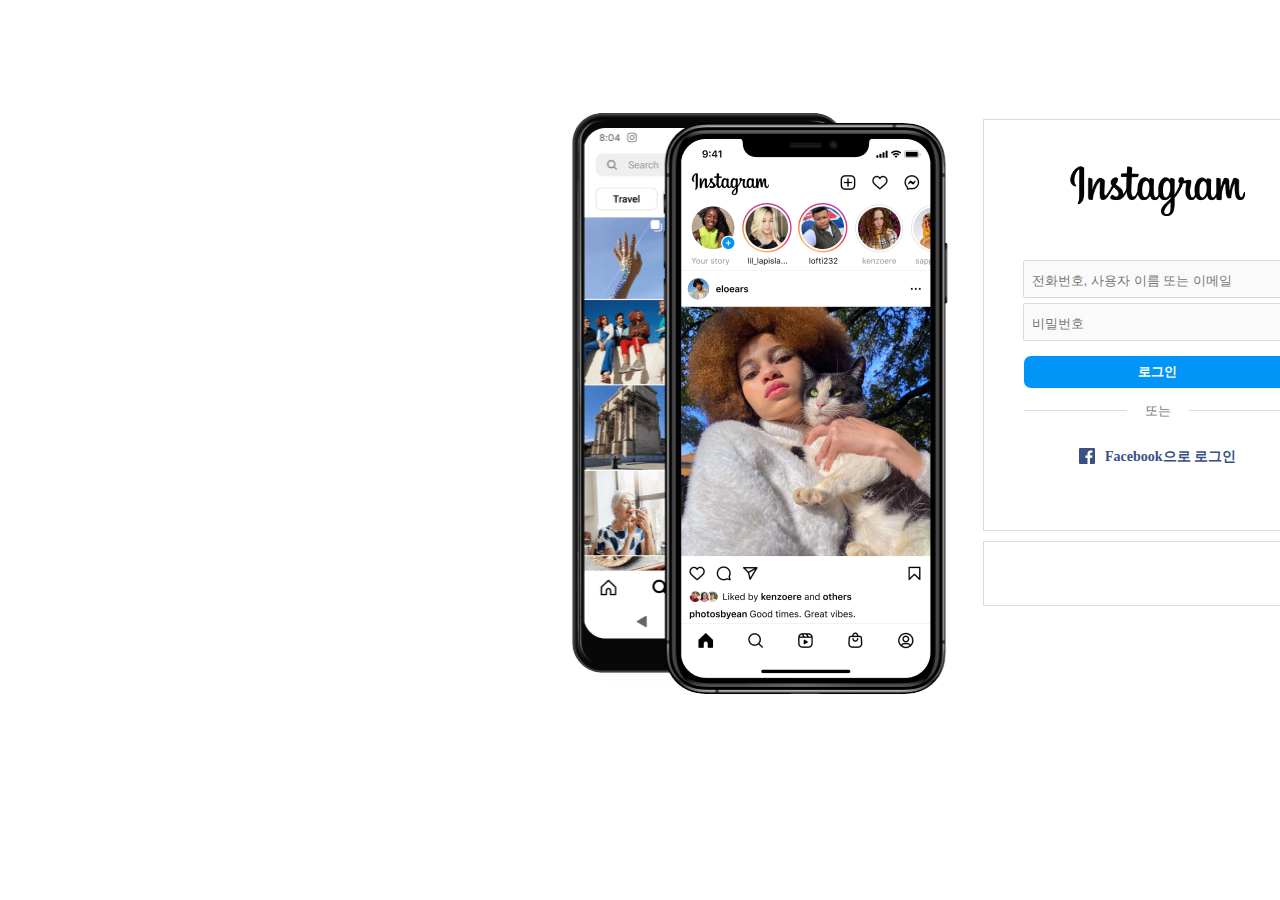
<file: Instagram/index.html>
<!DOCTYPE html>
<html lang="ko">
<head>
    <meta charset="UTF-8">
    <meta name="viewport" content="width=device-width, initial-scale=1.0">
    <title>Instagram</title>
    <link rel="stylesheet" href="style.css">
</head>
<body>
    <main>
        <article>
            <div class="phone">
                <img src="images/image.png" alt="">
                <div class="phone_slide">
                    <img src="images/screenshot1.png" alt="">
                </div>
            </div>
            <div class="login">
                <div class="login-main">
                    <div class="login-main-logo">
                        <img src="images/img.png" alt="">
                    </div>
                    <div class="login-main-form">
                        <input type="text" placeholder="전화번호, 사용자 이름 또는 이메일">
                        <input type="text" placeholder="비밀번호">
                        <button>로그인</button>
                        <div class="form-span">
                            <span></span><p>또는</p><span></span>
                        </div>
                        <a href="#">
                            <img src="images/TJztmXpWTmS.png" alt=""><p>Facebook으로 로그인</p>
                        </a>
                    </div>
                </div>
                <div class="login-join"></div>
                <div class="login-dl"></div>
            </div>
        </article>
    </main>
</body>
</html>
</file>
<file: Instagram/style.css>
*{
    margin: 0;
    padding: 0;
}

article{
    width: 935px;
    height: 754px;
    margin: 32px 484px 0;
    padding-bottom: 32px;
    display: flex;
    justify-content: center;
    align-items: center;
}

.phone{
    width: 380px;
    height: 581px;
    margin: 0px 32px 12px 0px;
    position: relative;
}

.phone_slide{
    width: 250px;
    height: 539px;
    position: absolute;
    right: 20px;
    bottom: 17px;
}

.login{
    width: 350px;
    height: 742px;
    margin-top: 12px;
    display: flex;
    align-items: center;
    justify-content: center;
    flex-direction: column;
}

.login-main{
    width: 348px;
    height: 390px;
    border: 1px solid rgb(219, 219, 219);
    padding: 10px 0;
    margin-bottom: 10px;
    display: flex;
    flex-direction: column;
    align-items: center;
}

.login-main-logo > img{
    width: 175px;
    height: 50px;
    margin: 36px 0 12px 0;
}

.login-main-form{
    width: 348px;
    height: 223px;
    margin: 23px 0 0;
    display: flex;
    align-items: center;
    flex-direction: column;
}

.login-main-form > input{
    width: 260px;
    height: 20px;
    padding: 9px 0 7px 8px;
    border: 1px solid rgb(219, 219, 219);
    border-radius: 2px;
    margin-top: 5px;
    background-color: #fafafa;
}

.login-main-form > button{
    width: 268px;
    height: 32px;
    margin: 15px 40px;
    border: 0;
    border-radius: 7px;
    background-color: rgb(0, 149, 246);
    color: #fafafa;
    font-weight: bold;
}

.form-span{
    width: 268px;
    height: 15px;
    display: flex;
    align-items: center;
}

.form-span > span{
    width: 103px;
    height: 1px;
    background: rgb(219, 219, 219);
}

.form-span > p{
    font-size: 13px;
    color: #737373;
    margin: 0 18px;
}

.login-main-form > a{
    display: flex;
    text-decoration: none;
    color: #385185;
    font-size: 14px;
    font-weight: bold;
    margin-top: 30px;
}

.login-main-form > a > img{
    width: 16px;
    height: 16px;
    margin-right: 10px;
}

.login-main-form > a > p{
    
}

.login-join{
    width: 348px;
    height: 43px;
    border: 1px solid rgb(219, 219, 219);
    padding: 10px 0px;
    margin: 0px 0px 10px;
}

.login-dl{
    width: 348px;
    height: 95px;
}
</file>
